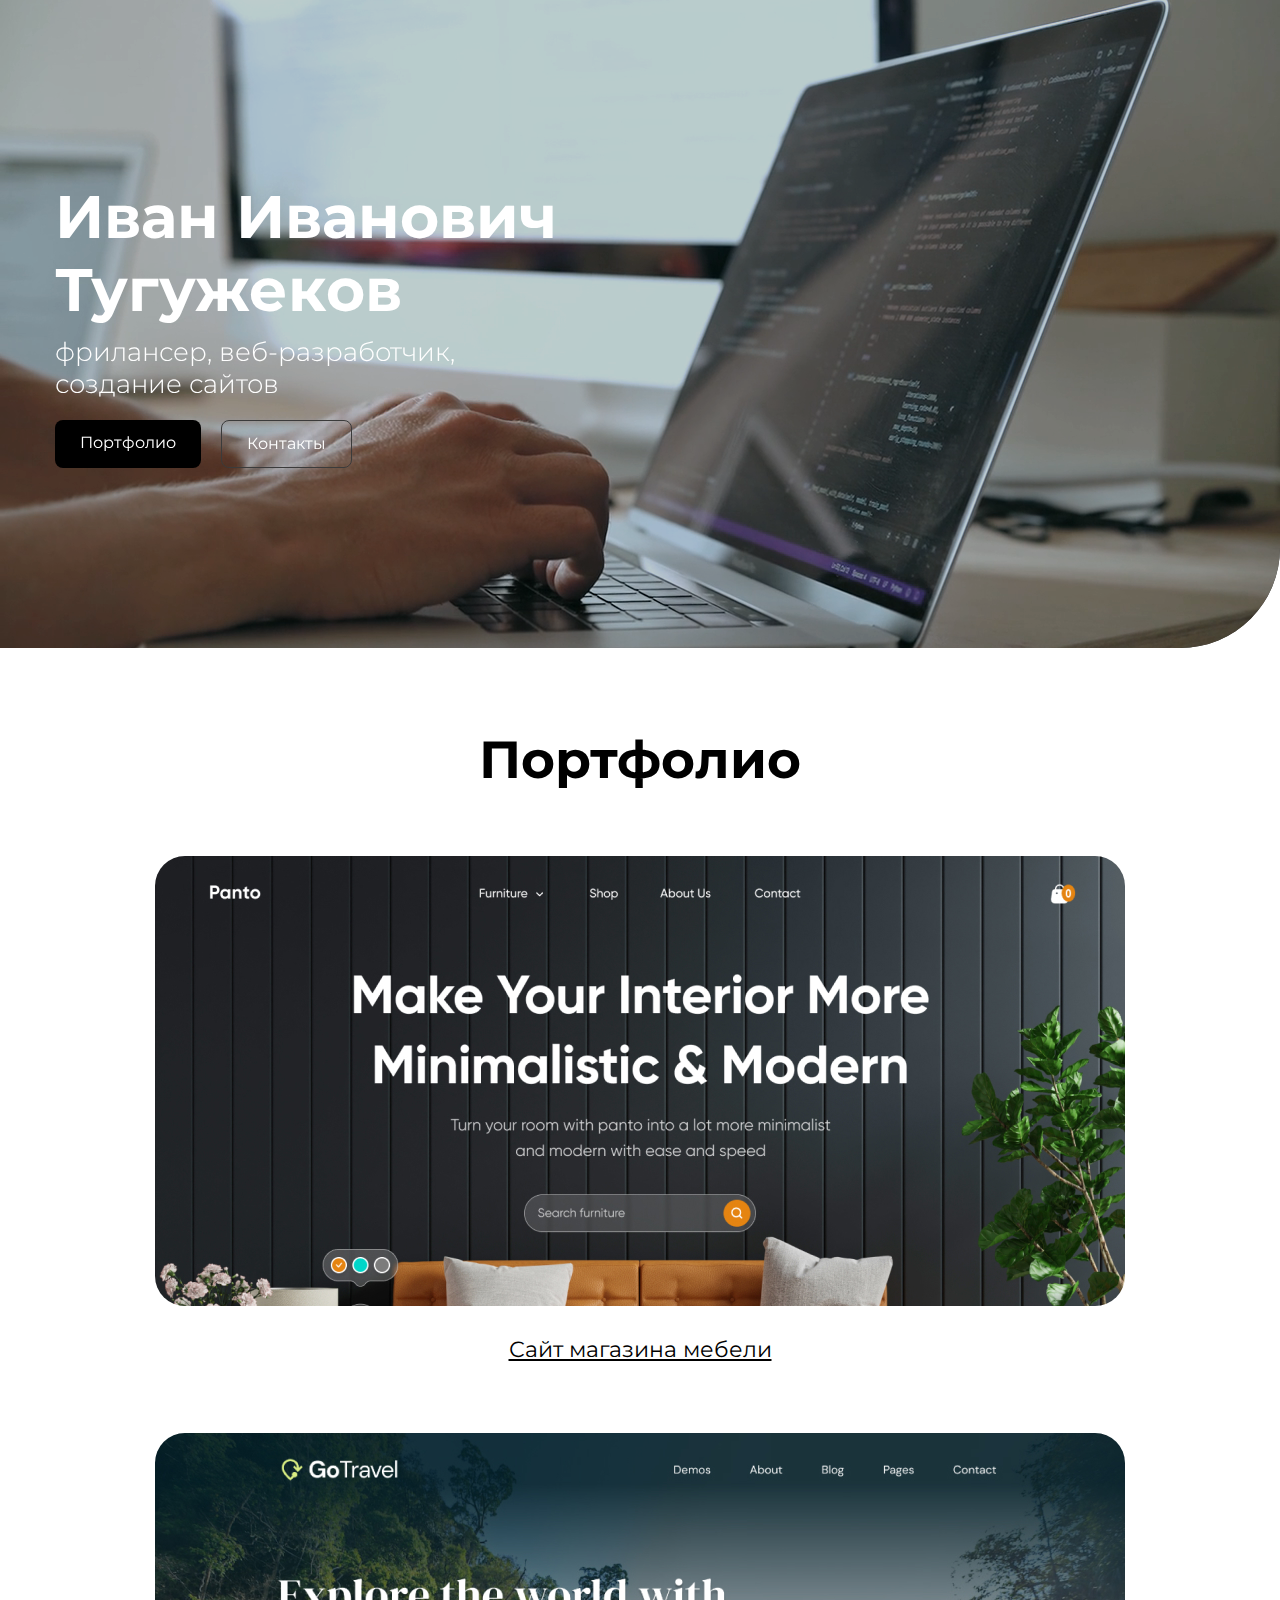
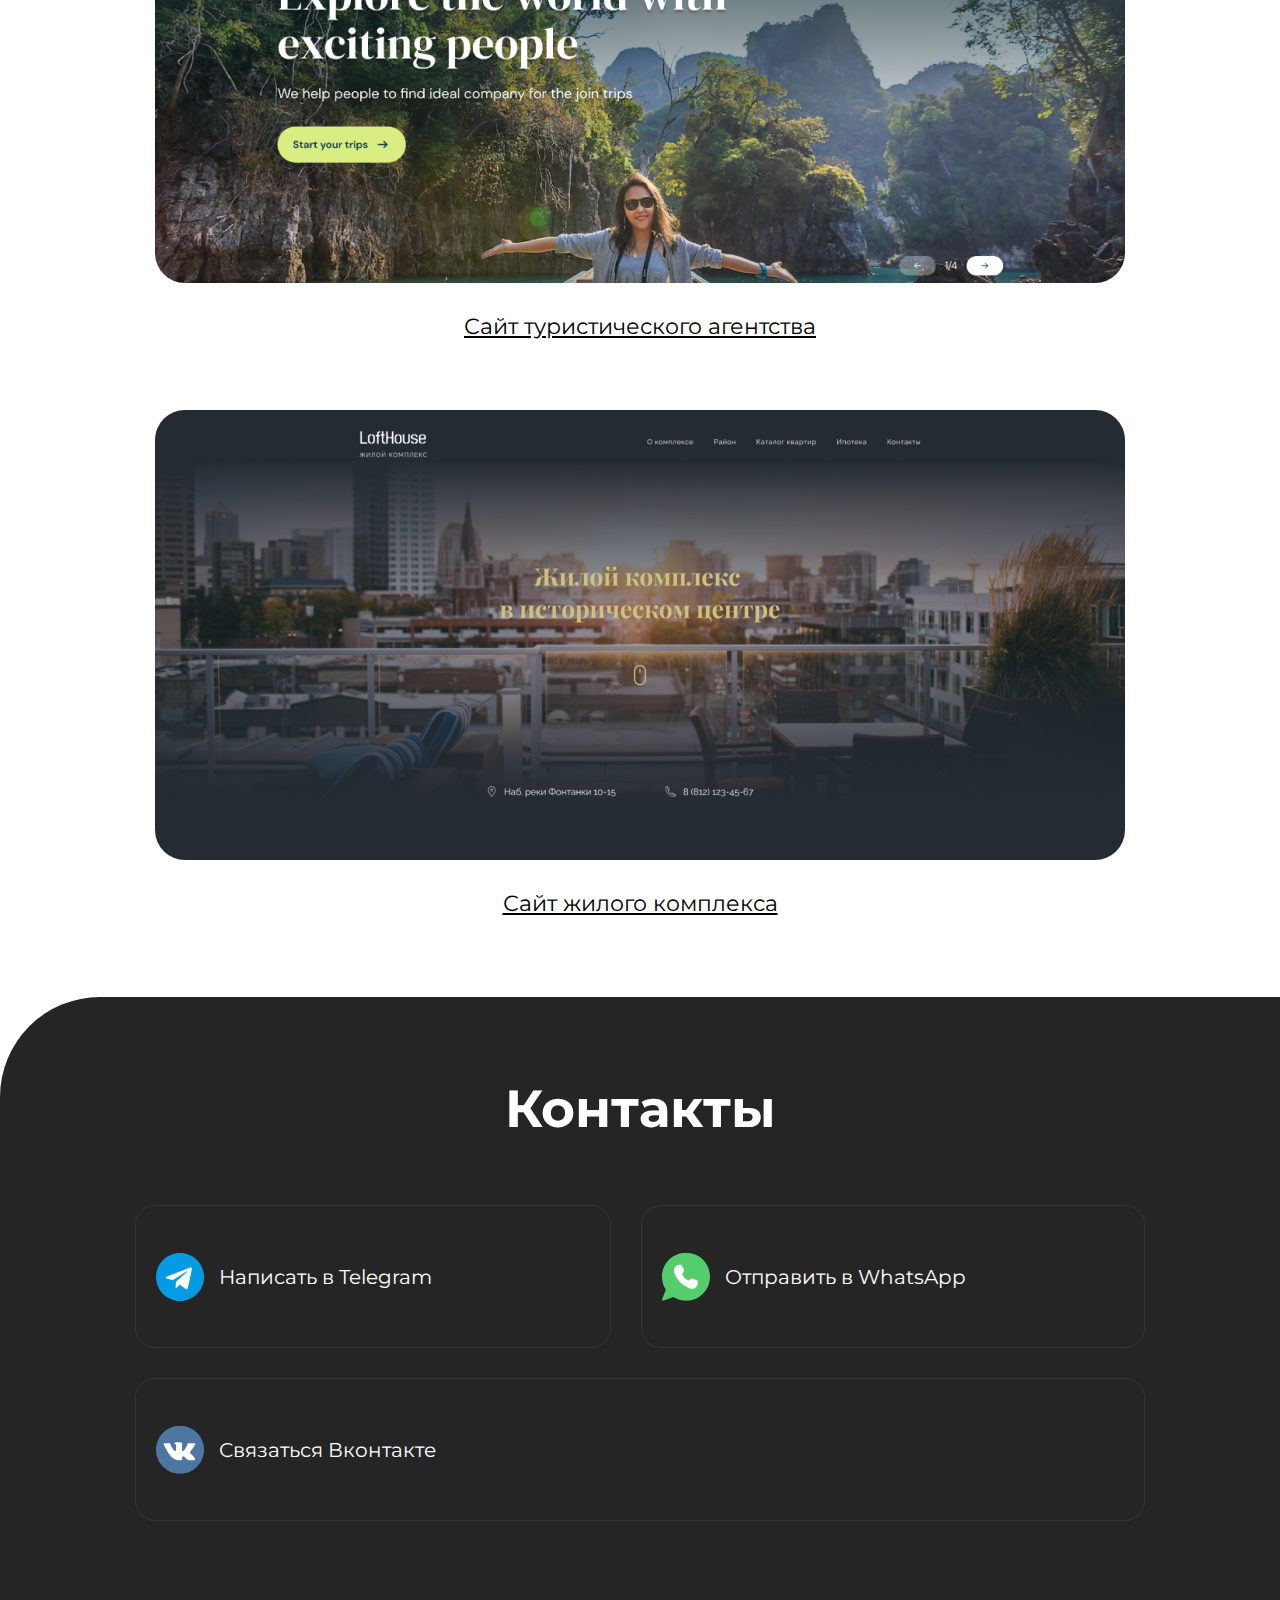
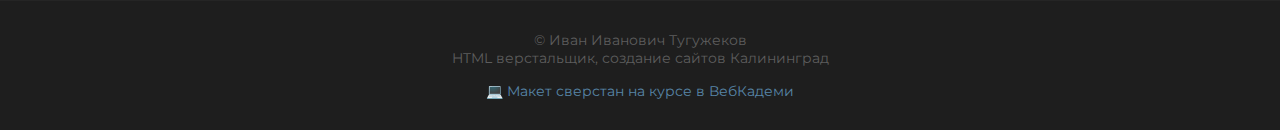
<file: index.html>
<!DOCTYPE html>
<html lang="ru">

<head>
    <meta charset="UTF-8">
    <meta name="viewport" content="width=device-width, initial-scale=1.0">
    <title>Портфолио</title>
    <link rel="stylesheet" href="./css/reset.css">
    <link rel="stylesheet" href="./css/main.css">
    <link rel="stylesheet" href="./css/media.css">
    

    <link rel="shortcut icon" href="./img/favicon/favicon.svg" type="image/x-icon">
    <link rel="apple-touch-icon" sizes="180x180" href="./img/favicon/apple-touch-icon.png">
</head>

<body>
    <div class="header">
    
        <div class="container">
            <div class="header-row">
                <img src="./img/photo.jpg" srcset="./img/photo@2x.jpg 2x" alt="Photo" class="header-img none">

                <div class="header-desc">

                    <h1 class="header-title">Иван Иванович <br> Тугужеков</h1>
                    <p class="header-text">фрилансер, веб-разработчик,<br> создание сайтов</p>
                    <div class="header-btns">
                        <a href="#portfolio" class="btn">Портфолио</a>
                        <a href="#contacts" class="btn-outline">Контакты</a>
                    </div>


                </div>
            </div>
        </div>
        <video class="header-video" autoplay muted loop>
<source type="video/mp4" src="./video/4974884-hd_1280_720_25fps.mp4">
        </video>
    </div>

    <main>
        <section class="portfolio" id="portfolio">
            <div class="container">
                <h2 class="portfolio-title">Портфолио</h2>

                <div class="projects">
                    <article class="project">
                        <a href="./panto.html">
                            <img src="./img/portfolio/project-01.jpg" srcset="./img/portfolio/project-01@2x.jpg 2x"
                                alt="Сайт магазина мебели" class="project-img">
                        </a>
                        <h3 class="project-title"><a href="./panto.html">Сайт магазина мебели</a></h3>
                    </article>

                    <article class="project">
                        <a href="./go-travel.html">
                            <img src="./img/portfolio/project-02.jpg" srcset="./img/portfolio/project-02@2x.jpg 2x"
                                alt="Сайт туристического агентства" class="project-img">
                        </a>
                        <h3 class="project-title"><a href="./go-travel.html">Сайт туристического агентства</a></h3>
                    </article>

                    <article class="project">
                        <a href="./lofthouse.html">
                            <img src="./img/portfolio/project-03.jpg" srcset="./img/portfolio/project-03@2x.jpg 2x"
                                alt="Сайт жилого комплекса" class="project-img">
                        </a>
                        <h3 class="project-title"><a href="./lofthouse.html">Сайт жилого комплекса</a></h3>
                    </article>
                </div>
            </div>
        </section>
        <section class="contacts" id="contacts">
            <div class="cotainer">
                <h2 class="contacts-title">Контакты</h2>

                <div class="messangers">

                    <a href="https://t.me/youraccountname" target="_blank" class="messanger">
                        <img src="./img/icons/telegram.svg" alt="Telegram">
                        Написать в Telegram</a>

                    <a href="!#" target="_blank" class="messanger">
                        <img src="./img/icons/whatsapp.svg" alt="WhatsApp">
                        Отправить в WhatsApp</a>

                    <a href="https://vk.me/youraccountname" target="_blank" class="messanger">
                        <img src="./img/icons/vk.svg" alt="Вконтакте">
                        Связаться Вконтакте</a>

                </div>
            </div>
        </section>
    </main>

    <footer class="footer">
        <div class="conainer">
            <div class="footer-inner">
                <p> © Иван Иванович Тугужеков <br>HTML верстальщик, создание сайтов Калининград</p>
                <p><a href="https://webcademy.ru/" target="_blank">💻 Макет сверстан на курсе в ВебКадеми </a></p>
            </div>
        </div>
    </footer>
</body>

</html>
</file>
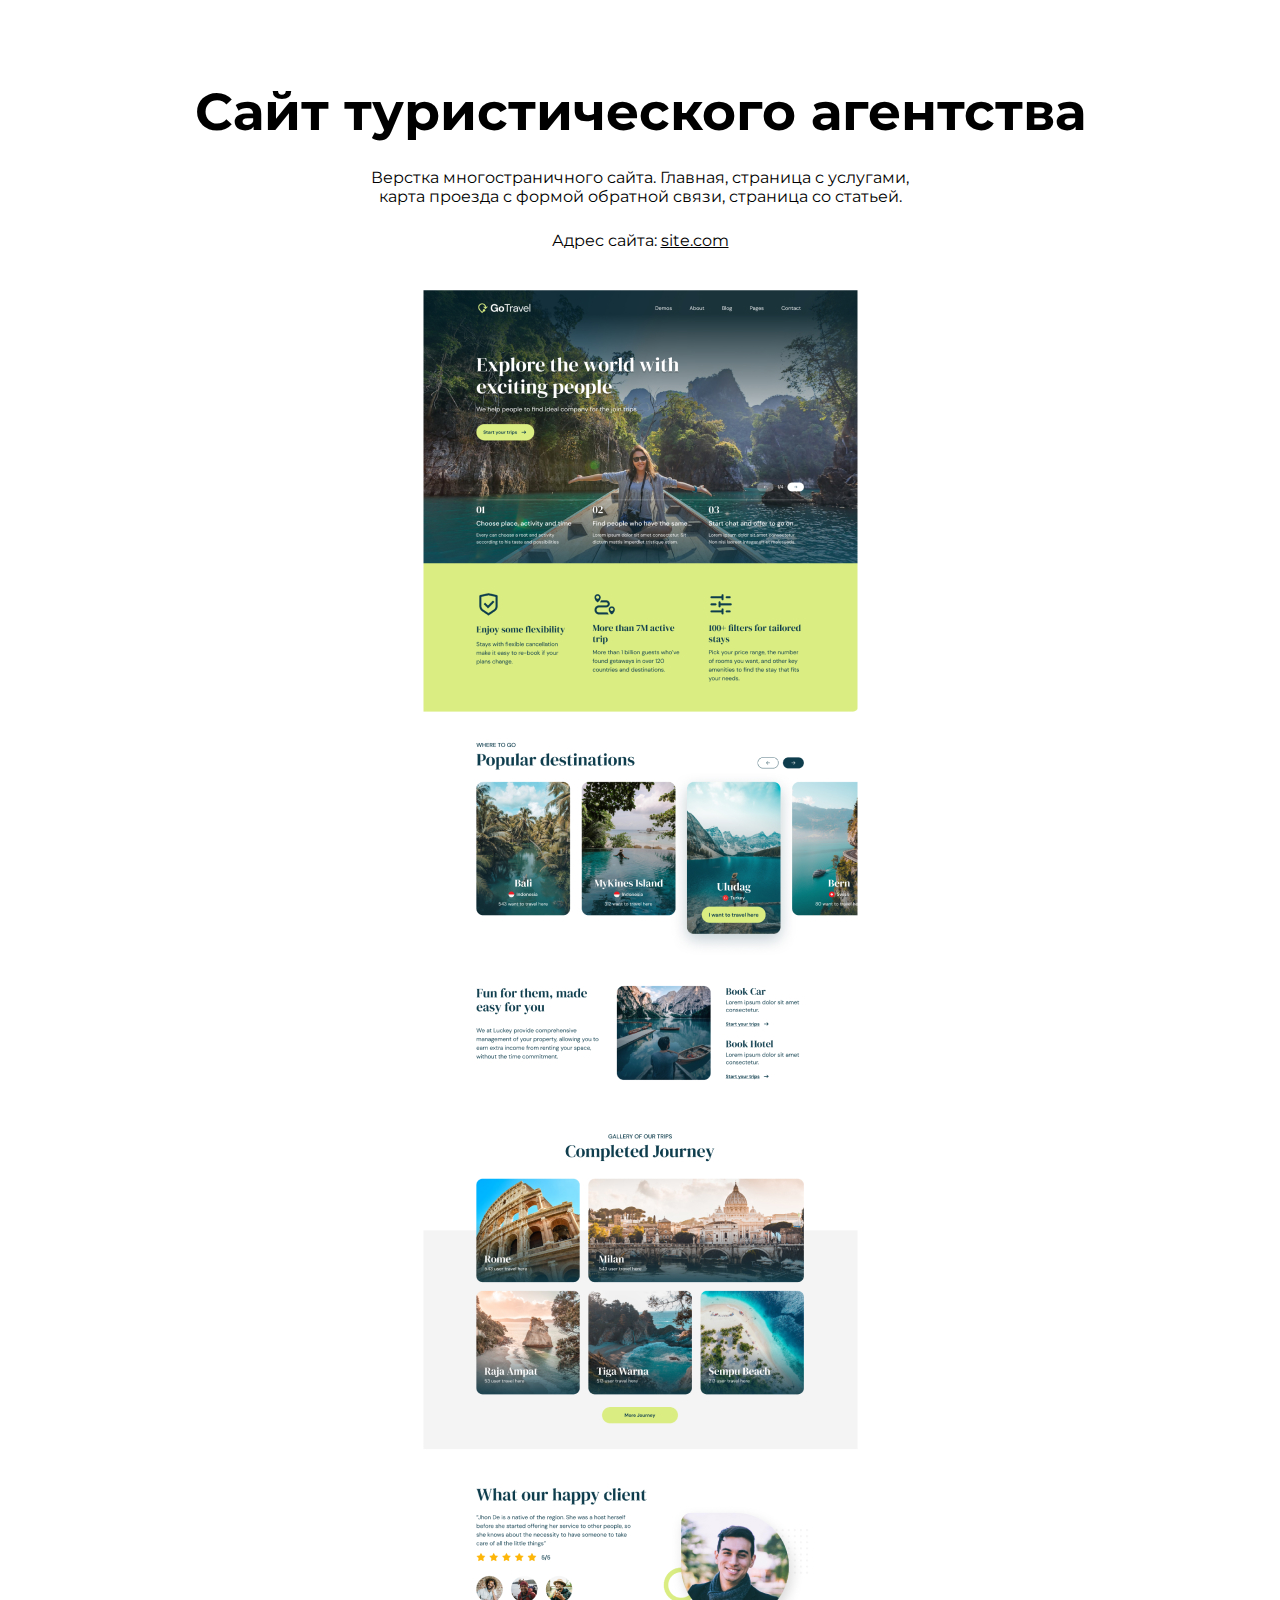
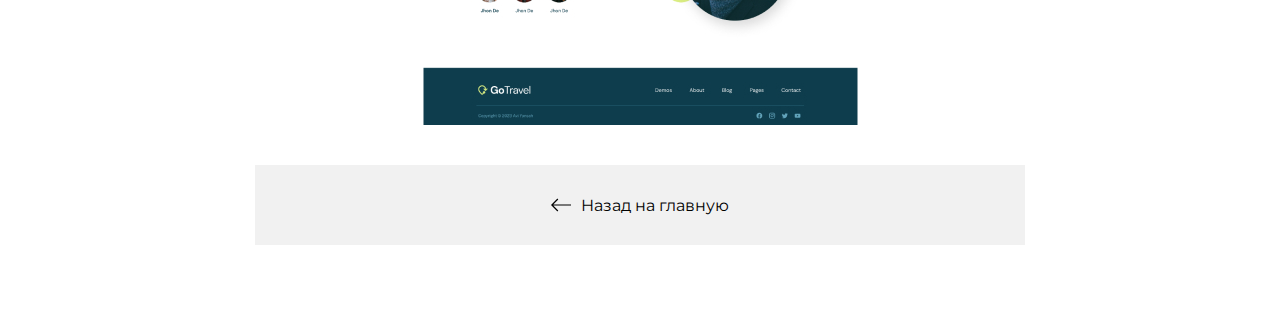
<file: go-travel.html>
<!DOCTYPE html>
<html lang="ru">

<head>
    <meta charset="UTF-8">
    <meta name="viewport" content="width=device-width, initial-scale=1.0">
    <title>Сайт туристического агентства</title>
    <link rel="stylesheet" href="./css/reset.css">
    <link rel="stylesheet" href="./css/main.css">
    <link rel="stylesheet" href="./css/media.css">

    <link rel="shortcut icon" href="./img/favicon/favicon.svg" type="image/x-icon">
    <link rel="apple-touch-icon" sizes="180x180" href="./img/favicon/apple-touch-icon.png">


</head>

<body>
    <article class="go-travel">
        <div class="go-travel-content">
            <div class="go-travel-details">
                <h1 class="go-travel-title">Сайт туристического агентства</h1>
                <div class="go-travel-text">
                    <p> Верстка многостраничного сайта. Главная, страница с услугами, карта проезда с формой обратной
                        связи, страница со статьей.</p>

                    <p class="go-travel-link">Адрес сайта: <a href="#!" target="_blank">site.com</a></p>
                </div>
            </div>

            <img class="go-travel-img" src="./img/projects/go-travel/project-go-travel.jpg"
                srcset="./img/projects/go-travel/project-go-travel@2x.jpg 2x" alt="go-travel">



            <a href="./index.html" class="go-travel-backLink">
                <img src="./img/icons/arrow-left.svg" alt="Назад на главную">
                Назад на главную
            </a>

        </div>
    </article>

</body>

</html>
</file>
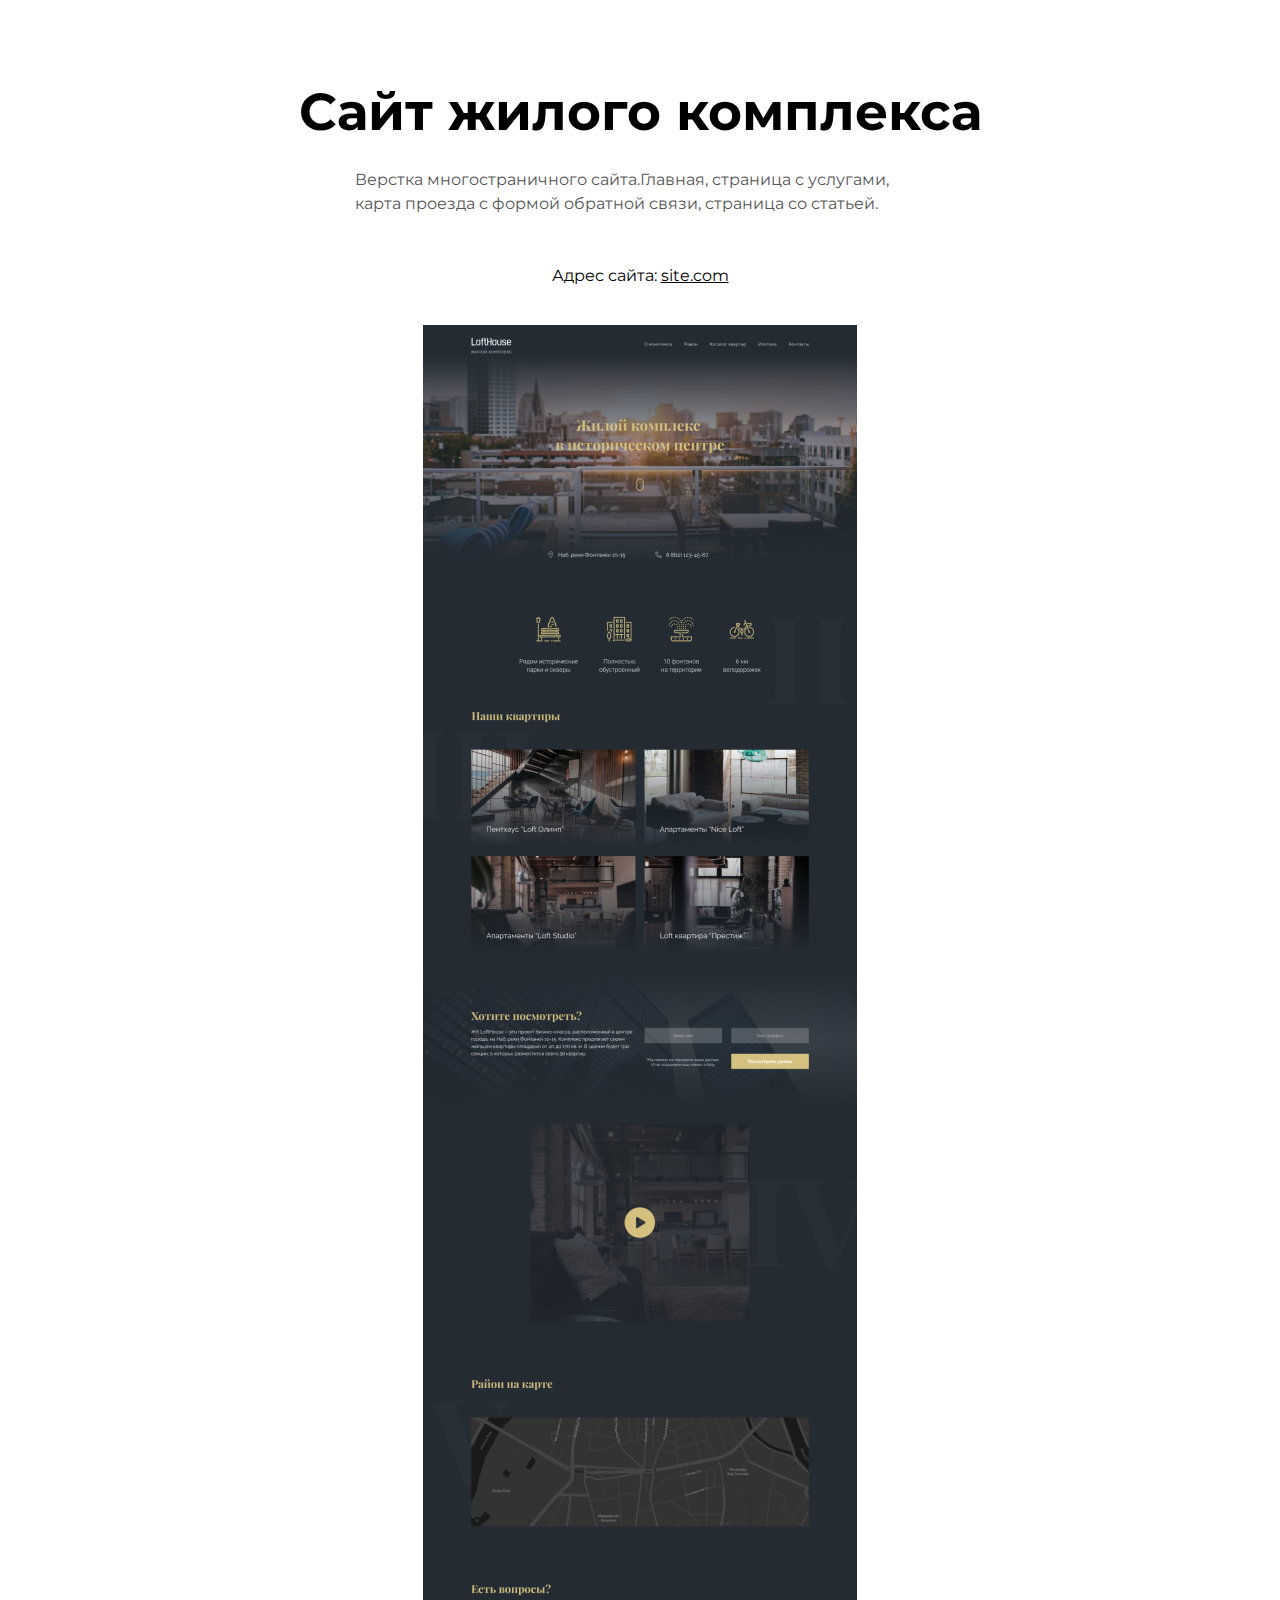
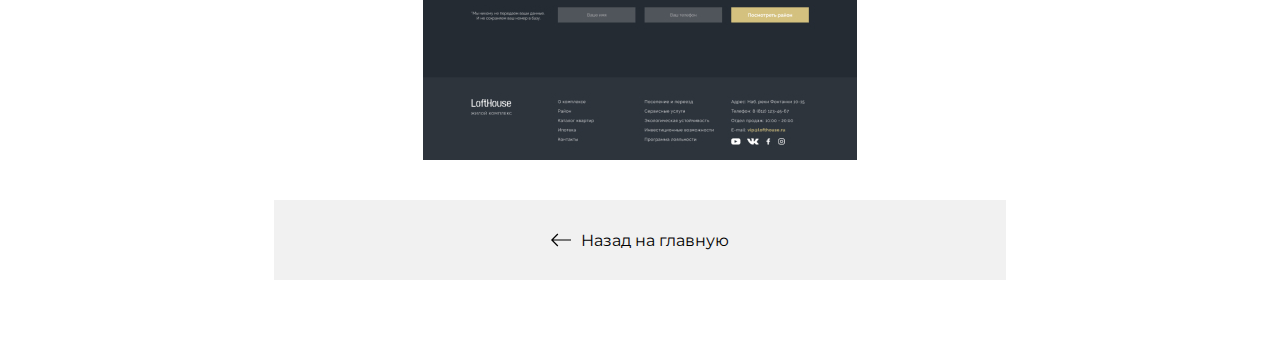
<file: lofthouse.html>
<!DOCTYPE html>
<html lang="ru">

<head>
    <meta charset="UTF-8">
    <meta name="viewport" content="width=device-width, initial-scale=1.0">
    <title>Сайт жилого комплекса</title>
    <link rel="stylesheet" href="./css/reset.css">
    <link rel="stylesheet" href="./css/main.css">
    <link rel="stylesheet" href="./css/media.css">

    <link rel="shortcut icon" href="./img/favicon/favicon.svg" type="image/x-icon">
    <link rel="apple-touch-icon" sizes="180x180" href="./img/favicon/apple-touch-icon.png">


</head>

<body>
    <section class="lofthouse">

        <h1 class="lofthouse-title">
            Сайт жилого комплекса
        </h1>
        <div class="lofthouse-page-text">
            <p class="lofthouse-text">
                Верстка многостраничного сайта.Главная, страница с услугами, карта проезда с формой обратной связи, страница со статьей.
            <p>
        <div class="lofthouse-link">
            <p>Адрес сайта: <a href="#!">site.com</a> </p>
        </div>
        </div>



        <img class="lofthouse-img" src="./img/projects/lofthouse/project-lofthouse.jpg"
            srcset="./img/projects/lofthouse/project-lofthouse@2x.jpg 2x" alt="Сайт жилого комплекса">

        <a class="lofthouse-page-backLink" href="./index.html">
            <img src="./img/icons/arrow-left.svg" alt="Назад на главную">
            Назад на главную
        </a>


    </section>
</body>

</html>
</file>
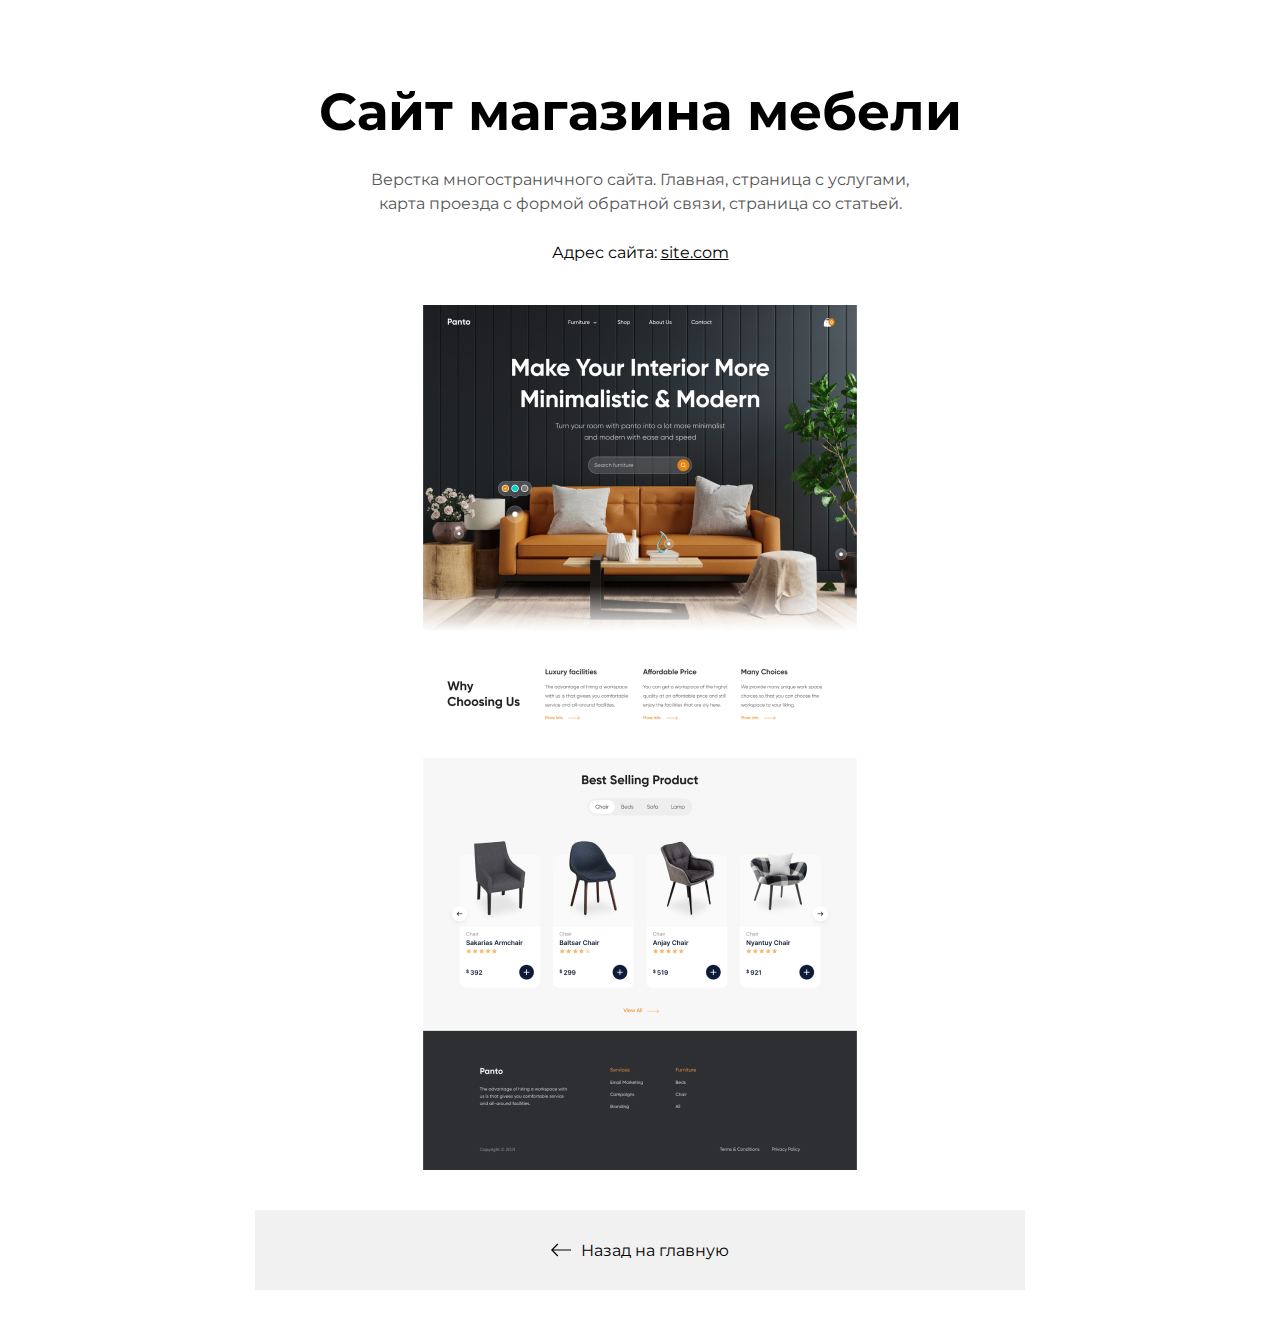
<file: panto.html>
<!DOCTYPE html>
<html lang="ru">

<head>
    <meta charset="UTF-8">
    <meta name="viewport" content="width=device-width, initial-scale=1.0">
    <title>Сайт магазина мебели</title>
    <link rel="stylesheet" href="./css/reset.css">
    <link rel="stylesheet" href="./css/main.css">
    <link rel="stylesheet" href="./css/media.css">

    <link rel="shortcut icon" href="./img/favicon/favicon.svg" type="image/x-icon">
    <link rel="apple-touch-icon" sizes="180x180" href="./img/favicon/apple-touch-icon.png">


</head>

<body>
    <article class="inner-page">
        <div class="container">
            <div class="inner-page-details">
                <h1 class="inner-page-title">Сайт магазина мебели</h1>

                <div class="inner-page-text">
                    <p>Верстка многостраничного сайта. Главная, страница с услугами, карта проезда с формой обратной
                        связи, страница со статьей.</p>

                    <p class="inner-page-link">
                        Адрес сайта: <a href="#!" target="_blank"> site.com</a>
                    </p>
                </div>



            </div>
            <img class="inner-page-img" src="./img/projects/project-panto-full.jpg"
                srcset="./img/projects/project-panto-full@2x.jpg 2x" alt="Сайт магазина мебели">

            <a href="./index.html" class="inner-page-backLink">
                <img src="./img/icons/arrow-left.svg" alt="Назад на главную">
                Назад на главную
            </a>


        </div>
    </article>
</body>

</html>
</file>
<file: css/main.css>
@import url('https://fonts.googleapis.com/css2?family=Montserrat:ital,wght@0,100..900;1,100..900&display=swap');

/* Base */
html {
  scroll-behavior: smooth;
}
body {
  font-family: "Montserrat", sans-serif;
  font-optical-sizing: auto;
  font-weight: 400;
  font-style: normal;
}

.none {
  display: none !important;
}

/* Header */
.header {
  position: relative;
  overflow: hidden;
  padding-top: 180px;
  padding-bottom: 180px;
  border-bottom-right-radius: 100px;
  /*background-color: #252525;*/
  /* background: #252525 linear-gradient(158deg, #2f2f2f 0%, #202020 100%); */
  background-color: #000;
  color: #fff;
}

.header .container {
  position: relative;
  z-index: 9;
}

.header-video {
  position: absolute;
  left: 0;
  top: 0;
  width: 100%;
  height: 100%;
  object-fit: cover;
  object-position: center;
  border-bottom-right-radius: 100px
  opacity: 0.5;
  opacity: 0.8; /*? ПОЧЕМУТО РАБОТАЕТ ТОЛЬКО ТАК*/
  

}

.container {
  max-width: 1200px;
  margin: 0 auto;
  padding: 0 15px;
}

.header-row {
  display: flex;
  align-items: center;
  column-gap: 60px;
}

.header-img {
  border-radius: 80px;
}

.header-title {
  margin-bottom: 10px;
  font-weight: 700;
  font-size: 60px;
  color: #fff;
}

.header-text {
  font-weight: 300;
  font-size: 26px;
  margin-bottom: 20px;
  color: #fff;
}

.header-btns {
  display: flex;
  column-gap: 20px;
}

.btn {
  /* height: 48px; */
  padding: 15px 25px;
  font-weight: 400;
  background-color: #000000;
  border-radius: 8px;

  color: #ffffff;
  line-height: 1;
  transition: all 0.2s ease-in;
}

.btn:hover {
  background-color: #1782cf;
}

.btn-outline {
  /* height: 48px; */
  padding: 15px 25px;
  font-weight: 400;
  border-radius: 8px;
  border: solid 1px #3b3b3b;

  color: #ffffff;
  line-height: 1;
  transition: all 0.2s ease-in;

}

.btn-outline:hover {
  border-color: #1782cf;
}

/* portfolio */

.portfolio {
  padding: 80px 0;
}

.portfolio-title {
  margin-bottom: 65px;
  font-size: 52px;
  font-weight: 700;
  text-align: center;
}

.projects {
  display: flex;
  flex-direction: column;
  row-gap: 70px;
  align-items: center;
}

.project {
  text-align: center;
}

.project-img {
  margin-bottom: 30px;
  border-radius: 30px;
  transition: opacity 0.2s ease-in;
}

.project-img:hover {
  opacity: 0.8;
}


.project-title {
  font-size: 22px;
}

.project-title a {
  color: #000;
  text-decoration: underline;
}

/* contacts */

.contacts {
  padding: 80px 135px;
  background-color: #252525;
  border-top-left-radius: 100px;
  color: #fff;
}

.contacts-title {
  margin-bottom: 65px;
  font-size: 52px;
  font-weight: 700;
  text-align: center;
}

.messangers {
  display: flex;
  flex-wrap: wrap;
  column-gap: 30px;
  row-gap: 30px;
}

.messanger {
  flex-grow: 1;

  display: flex;
  column-gap: 15px;
  align-items: center;
  padding: 46px 20px;
  border-radius: 20px;
  border: 1px solid #363636;

  color: #fff;
  font-size: 20px;
  transition: background-color 0.2s ease-in;
}

.messanger:hover {
  background-color: #1e1e1e;
}

/* footer */

.footer {
  padding: 30px 0;
  background-color: #1e1e1e;
  color: #5d5d5d;
}

.footer a {
  color: #5886a8;
}

.footer-inner {
  font-size: 14px;
  text-align: center;
}

.footer-inner p+p {
  margin-top: 15px;
}

/* Inner-page */

.inner-page {
  padding: 80px 0 40px;
}

.inner-page-details {
  display: flex;
  flex-direction: column;
  row-gap: 25px;
  margin-bottom: 40px;
  text-align: center;
  align-items: center;
}

.inner-page-title {
  font-size: 52px;
  font-weight: 700;
}

.inner-page-text {
  max-width: 570px;

  display: flex;
  flex-direction: column;
  row-gap: 25px;

  color: #555555;
  line-height: 1.5;
}

.inner-page-link {
  color: #000;
}

.inner-page-link a {
  color: #000;
  text-decoration: underline;
}

.inner-page-img {
  display: block;
  margin: 0 auto;
  margin-bottom: 40px;
}

.inner-page-backLink {
  max-width: 770px;
  padding: 30px;
  margin: 0 auto;

  display: flex;
  column-gap: 10px;
  align-items: center;
  justify-content: center;
  text-align: center;
  color: #000;
  background-color: #f1f1f1;
  transition: all 0.2s ease-in;
}

.inner-page-backLink:hover {
  background-color: #dedede;
}

/* go-travel */
.go-travel {
  padding: 80px;
}

.go-travel-title {
  font-size: 52px;
  font-weight: 700;
  color: #000;
}


.go-travel-details {
  display: flex;
  flex-direction: column;
  row-gap: 25px;

  text-align: center;
  align-items: center;
  margin-bottom: 40px;
}

.go-travel-text {
  max-width: 570px;
  display: flex;
  flex-direction: column;
  row-gap: 25px;
}

.go-travel-link {
  font-size: 16px;
  font-weight: 400;
  color: #000;

}

.go-travel-link a {
  color: #000;
  text-decoration: underline;
}

.go-travel-img {
  display: block;
  margin: 0 auto;
  margin-bottom: 40px;
}

.go-travel-backLink {
  display: block;
  max-width: 770px;
  margin: 0 auto;
  display: block;

  display: flex;
  column-gap: 10px;
  align-items: center;
  justify-content: center;

  font-weight: 400;
  font-size: 16px;

  padding: 30px 0;
  text-align: center;
  background-color: #f1f1f1;
  color: #000;
  transition: all 0.2s ease-in;
}

.go-travel-backLink:hover {
  background-color: #dedede;
}

/* lofthouse */

.lofthouse {
  padding: 80px 274px;
}

.lofthouse-title {
  margin-bottom: 25px;
  font-weight: 700;
  font-size: 52px;
  color: #000;
  text-align: center;
}

.lofthouse-page-text {
  display: flex;
  flex-direction: column;
  row-gap: 25px;
  margin-bottom: 40px;
}

.lofthouse-text {
  margin: 0 auto;
  max-width: 570px;
  font-weight: 400;
  font-size: 16px;
  line-height: 150%;
  color: #555555;
}

.lofthouse-link {
  font-weight: 400;
  font-size: 16px;
  color: #000;
  text-align: center;
}

.lofthouse-link a {
  color: #000;
  text-decoration: underline;
}

.lofthouse-img {
  display: block;
  margin: 0 auto;
  margin-bottom: 40px;
}

.lofthouse-page-backLink {
  display: block;
  max-width: 770px;
  margin: 0 auto;

  display: flex;
  column-gap: 10px;
  align-items: center;
  justify-content: center;

  padding: 30px 0;
  text-align: center;
  font-weight: 400;
  font-size: 16px;
  color: #000;
  background-color: #f1f1f1;
  transition: all 0.2s ease-in;
}

.lofthouse-page-backLink:hover {
  background-color: #dedede;
}
</file>
<file: css/media.css>
@media (max-width: 1000px) {
  .header-row {
    column-gap: 30px;
  }

  .header-img {
    width: 300px;
    border-radius: 30px;
  }

  .header-title {
    font-size: 52px;
  }

  .header-text {
    font-size: 22px;
  }

  .portfolio-title {
    font-size: 42px;
  }

  .contacts-title {
    font-size: 42px;
  }

  .inner-page-title {
    font-size: 42px;
  }
}

@media (max-width: 767px) {
  .header {
    padding: 20px 0 40px;
    border-bottom-right-radius: 60px;
  }

  .header-video {
    border-bottom-right-radius: 60px;
  }

  .header-row {
    align-items: flex-start;
    flex-direction: column;
    row-gap: 20px;
  }

  .header-img {
    border-radius: 30px;
  }

  .header-title {
    font-size: 32px;
  }

  .header-text {
    font-size: 18px;
  }

  .header-btns {
    column-gap: 10px;
  }

  .btn {
    /* height: 48px; */
    font-size: 16px;
    padding: 12px 15px;
  }

  /* !portfolio */
  .portfolio {
    padding: 40px 0;
  }

  .portfolio-title {
    margin-bottom: 30px;
    font-size: 28px;
    font-weight: 700;
  }

  .projects {
    row-gap: 30px;
  }

  .project-img {
    margin-bottom: 20px;
    border-radius: 14px;
    transition: opacity 0.2s ease-in;
  }

  .project-title {
    font-size: 16px;
  }

  /* !contacts */
  .contacts {
    padding: 40px 15px;
    border-top-left-radius: 60px;
  }

  .contacts-title {
    margin-bottom: 30px;
    font-size: 28px;
  }

  .messangers {
    flex-direction: column;
    row-gap: 20px;
  }

  .messanger {

    row-gap: 20px;
    padding: 32px 20px;
    border-radius: 12px;
    border: 1px solid #363636;

    color: #fff;
    font-size: 16px;
    transition: background-color 0.2s ease-in;
  }

  /* !footer */
  .footer {
    padding: 30px 15px;
  }

  .footer-inner p {
    font-size: 12px;
  }

  .footer a {
    font-size: 12px;
  }

  /* Inner-page=PANTO*/
  .inner-page {
    padding: 40px 0 20px;
  }

  .inner-page-details {
    row-gap: 20px;
    margin-bottom: 20px;
  }

  .inner-page-title {
    font-size: 28px;
  }

  .inner-page-text {
    max-width: 290px;
    font-size: 16px;
    row-gap: 20px;
  }

  .inner-page-img {
    margin-bottom: 20px;
  }

  .inner-page-backLink {
    max-width: 290px;
    padding: 20px 55px;
  }

  /* go-travel */
  .go-travel {
    padding: 40px 15px 20px;
  }

  .go-travel-title {
    font-size: 28px;
  }

  .go-travel-details {
    row-gap: 20px;
    margin-bottom: 20px;
  }

  .go-travel-text {
    max-width: 290px;
    row-gap: 20px;
  }

  .go-travel-img {
    margin-bottom: 20px;
  }

  .go-travel-backLink {
    max-width: 290px;
    font-size: 16px;
    padding: 20px 0;
  }

  /* !lofthouse */
  .lofthouse {
    padding: 40px 15px 20px;
  }

  .lofthouse-title {
    margin-bottom: 20px;
    font-size: 28px;
  }
  .lofthouse-page-text {
    row-gap: 10px;
    margin-bottom: 20px;
  }
  .lofthouse-text {
    max-width: 290px;
  }
  .lofthouse-img {
    display: block;
    margin: 0 auto;
    margin-bottom: 20px;                                                                             
  }
  .lofthouse-page-backLink {
    max-width: 290px;
    padding: 20px 0;
  }
}
</file>
